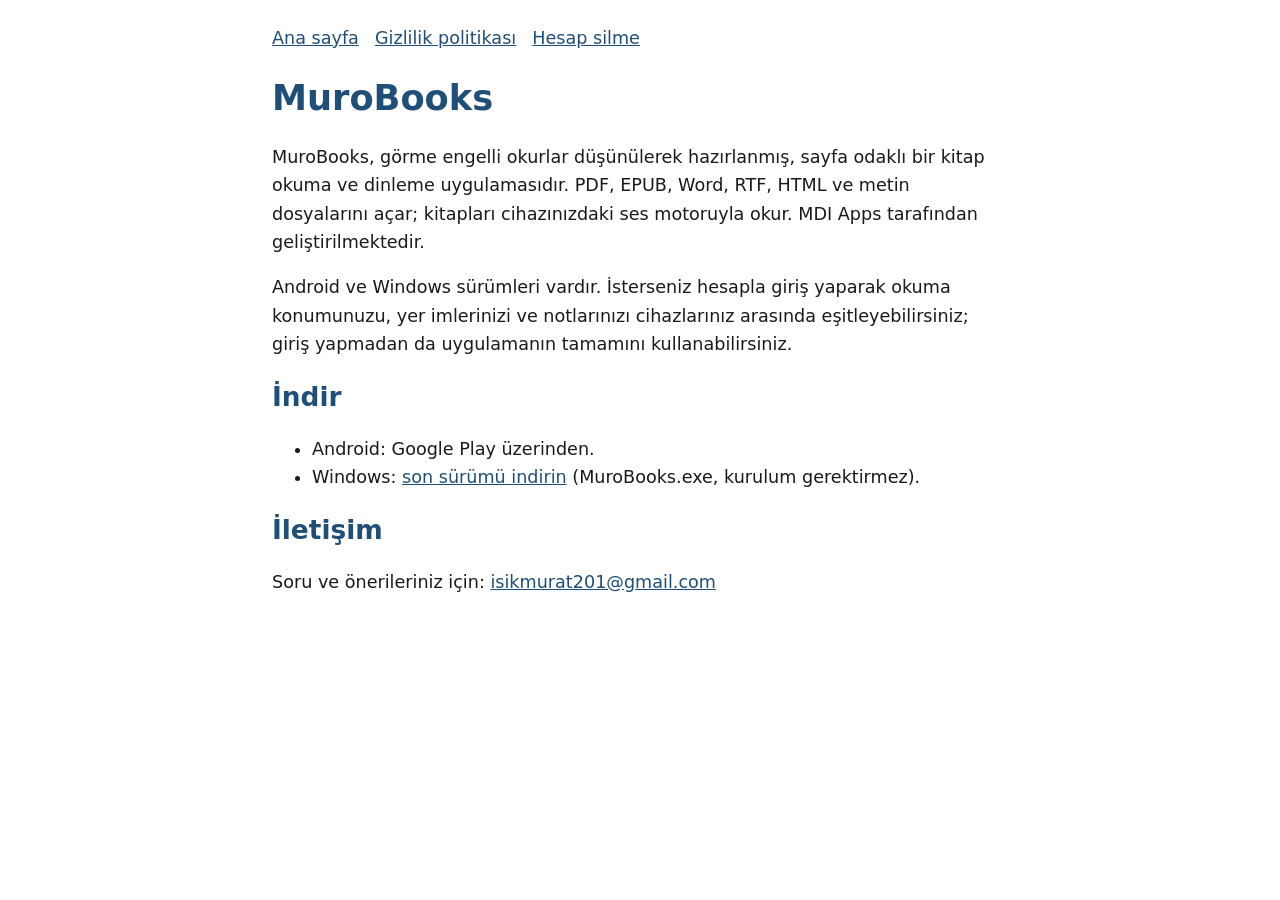
<file: docs/index.html>
<!doctype html>
<html lang="tr"><head><meta charset="utf-8"><meta name="viewport" content="width=device-width,initial-scale=1">
<title>MuroBooks</title><link rel="stylesheet" href="stil.css"></head>
<body>
<nav aria-label="Site"><a href="index.html">Ana sayfa</a><a href="gizlilik.html">Gizlilik politikası</a><a href="hesap-silme.html">Hesap silme</a></nav>
<main>
<h1>MuroBooks</h1>
<p>MuroBooks, görme engelli okurlar düşünülerek hazırlanmış, sayfa odaklı bir kitap okuma ve dinleme uygulamasıdır. PDF, EPUB, Word, RTF, HTML ve metin dosyalarını açar; kitapları cihazınızdaki ses motoruyla okur. MDI Apps tarafından geliştirilmektedir.</p>
<p>Android ve Windows sürümleri vardır. İsterseniz hesapla giriş yaparak okuma konumunuzu, yer imlerinizi ve notlarınızı cihazlarınız arasında eşitleyebilirsiniz; giriş yapmadan da uygulamanın tamamını kullanabilirsiniz.</p>
<h2>İndir</h2>
<ul>
<li>Android: Google Play üzerinden.</li>
<li>Windows: <a href="https://github.com/64-6446/MDIMuroBooks/releases/latest">son sürümü indirin</a> (MuroBooks.exe, kurulum gerektirmez).</li>
</ul>
<h2>İletişim</h2>
<p>Soru ve önerileriniz için: <a href="mailto:isikmurat201@gmail.com">isikmurat201@gmail.com</a></p>
</main></body></html>
</file>
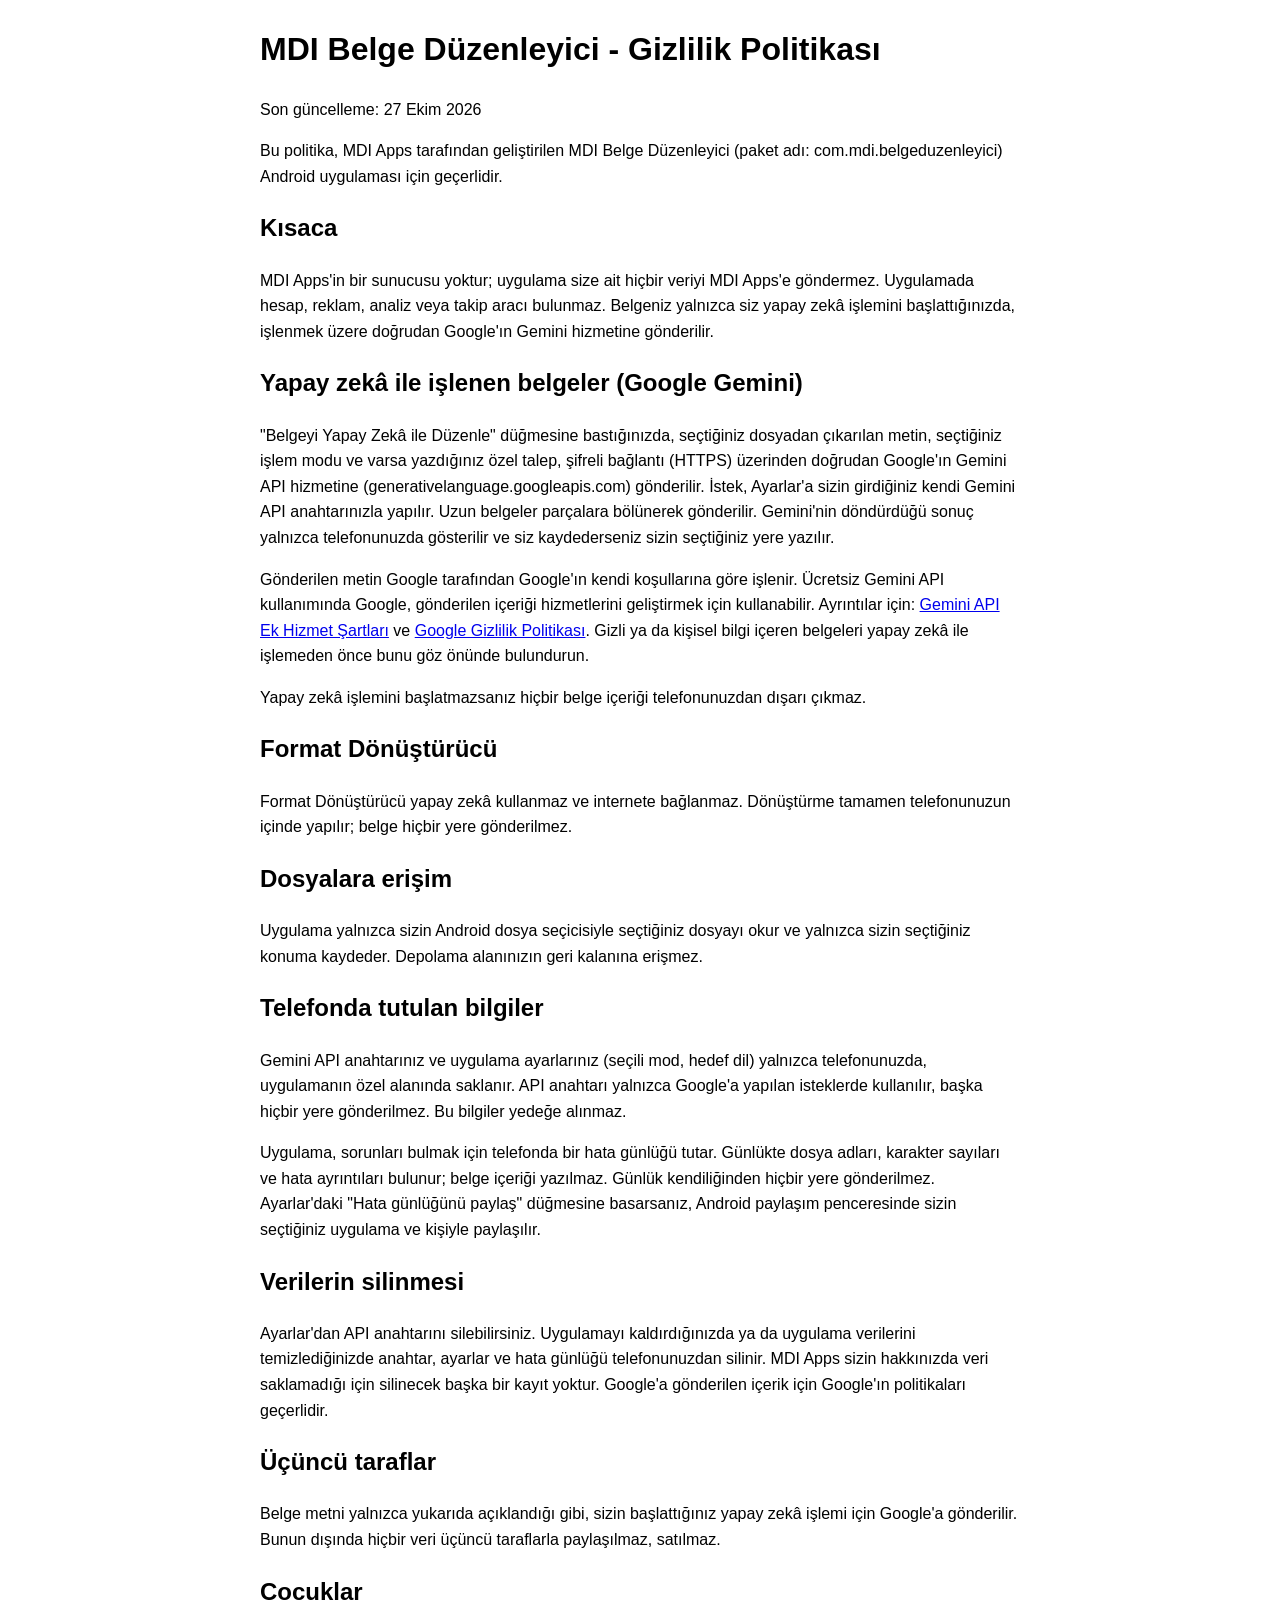
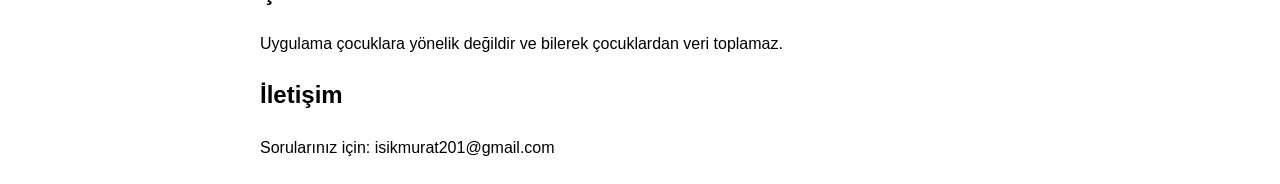
<file: docs/belge-duzenleyici-gizlilik.html>
<!doctype html>
  <html lang="tr"><head><meta charset="utf-8"><meta name="viewport" content="width=device-width, initial-scale=1"><title>MDI Belge Düzenleyici - Gizlilik Politikası</title></head>
  <body style="font-family:sans-serif;max-width:760px;margin:24px auto;padding:0 16px;line-height:1.6">
  <h1>MDI Belge Düzenleyici - Gizlilik Politikası</h1>
  <p>Son güncelleme: 27 Ekim 2026</p>
  <p>Bu politika, MDI Apps tarafından geliştirilen MDI Belge Düzenleyici (paket adı: com.mdi.belgeduzenleyici) Android uygulaması için geçerlidir.</p>
<h2>Kısaca</h2>
<p>MDI Apps'in bir sunucusu yoktur; uygulama size ait hiçbir veriyi MDI Apps'e göndermez. Uygulamada hesap, reklam, analiz veya takip aracı bulunmaz. Belgeniz yalnızca siz yapay zekâ işlemini başlattığınızda, işlenmek üzere doğrudan Google'ın Gemini hizmetine gönderilir.</p>
<h2>Yapay zekâ ile işlenen belgeler (Google Gemini)</h2>
<p>"Belgeyi Yapay Zekâ ile Düzenle" düğmesine bastığınızda, seçtiğiniz dosyadan çıkarılan metin, seçtiğiniz işlem modu ve varsa yazdığınız özel talep, şifreli bağlantı (HTTPS) üzerinden doğrudan Google'ın Gemini API hizmetine (generativelanguage.googleapis.com) gönderilir. İstek, Ayarlar'a sizin girdiğiniz kendi Gemini API anahtarınızla yapılır. Uzun belgeler parçalara bölünerek gönderilir. Gemini'nin döndürdüğü sonuç yalnızca telefonunuzda gösterilir ve siz kaydederseniz sizin seçtiğiniz yere yazılır.</p>
<p>Gönderilen metin Google tarafından Google'ın kendi koşullarına göre işlenir. Ücretsiz Gemini API kullanımında Google, gönderilen içeriği hizmetlerini geliştirmek için kullanabilir. Ayrıntılar için: <a href="https://ai.google.dev/gemini-api/terms">Gemini API Ek Hizmet Şartları</a> ve <a href="https://policies.google.com/privacy">Google Gizlilik Politikası</a>. Gizli ya da kişisel bilgi içeren belgeleri yapay zekâ ile işlemeden önce bunu göz önünde bulundurun.</p>
<p>Yapay zekâ işlemini başlatmazsanız hiçbir belge içeriği telefonunuzdan dışarı çıkmaz.</p>
<h2>Format Dönüştürücü</h2>
<p>Format Dönüştürücü yapay zekâ kullanmaz ve internete bağlanmaz. Dönüştürme tamamen telefonunuzun içinde yapılır; belge hiçbir yere gönderilmez.</p>
<h2>Dosyalara erişim</h2>
<p>Uygulama yalnızca sizin Android dosya seçicisiyle seçtiğiniz dosyayı okur ve yalnızca sizin seçtiğiniz konuma kaydeder. Depolama alanınızın geri kalanına erişmez.</p>
<h2>Telefonda tutulan bilgiler</h2>
<p>Gemini API anahtarınız ve uygulama ayarlarınız (seçili mod, hedef dil) yalnızca telefonunuzda, uygulamanın özel alanında saklanır. API anahtarı yalnızca Google'a yapılan isteklerde kullanılır, başka hiçbir yere gönderilmez. Bu bilgiler yedeğe alınmaz.</p>
<p>Uygulama, sorunları bulmak için telefonda bir hata günlüğü tutar. Günlükte dosya adları, karakter sayıları ve hata ayrıntıları bulunur; belge içeriği yazılmaz. Günlük kendiliğinden hiçbir yere gönderilmez. Ayarlar'daki "Hata günlüğünü paylaş" düğmesine basarsanız, Android paylaşım penceresinde sizin seçtiğiniz uygulama ve kişiyle paylaşılır.</p>
<h2>Verilerin silinmesi</h2>
<p>Ayarlar'dan API anahtarını silebilirsiniz. Uygulamayı kaldırdığınızda ya da uygulama verilerini temizlediğinizde anahtar, ayarlar ve hata günlüğü telefonunuzdan silinir. MDI Apps sizin hakkınızda veri saklamadığı için silinecek başka bir kayıt yoktur. Google'a gönderilen içerik için Google'ın politikaları geçerlidir.</p>
<h2>Üçüncü taraflar</h2>
<p>Belge metni yalnızca yukarıda açıklandığı gibi, sizin başlattığınız yapay zekâ işlemi için Google'a gönderilir. Bunun dışında hiçbir veri üçüncü taraflarla paylaşılmaz, satılmaz.</p>
  <h2>Çocuklar</h2>
  <p>Uygulama çocuklara yönelik değildir ve bilerek çocuklardan veri toplamaz.</p>
  <h2>İletişim</h2>
  <p>Sorularınız için: isikmurat201@gmail.com</p>
  </body></html>
</file>
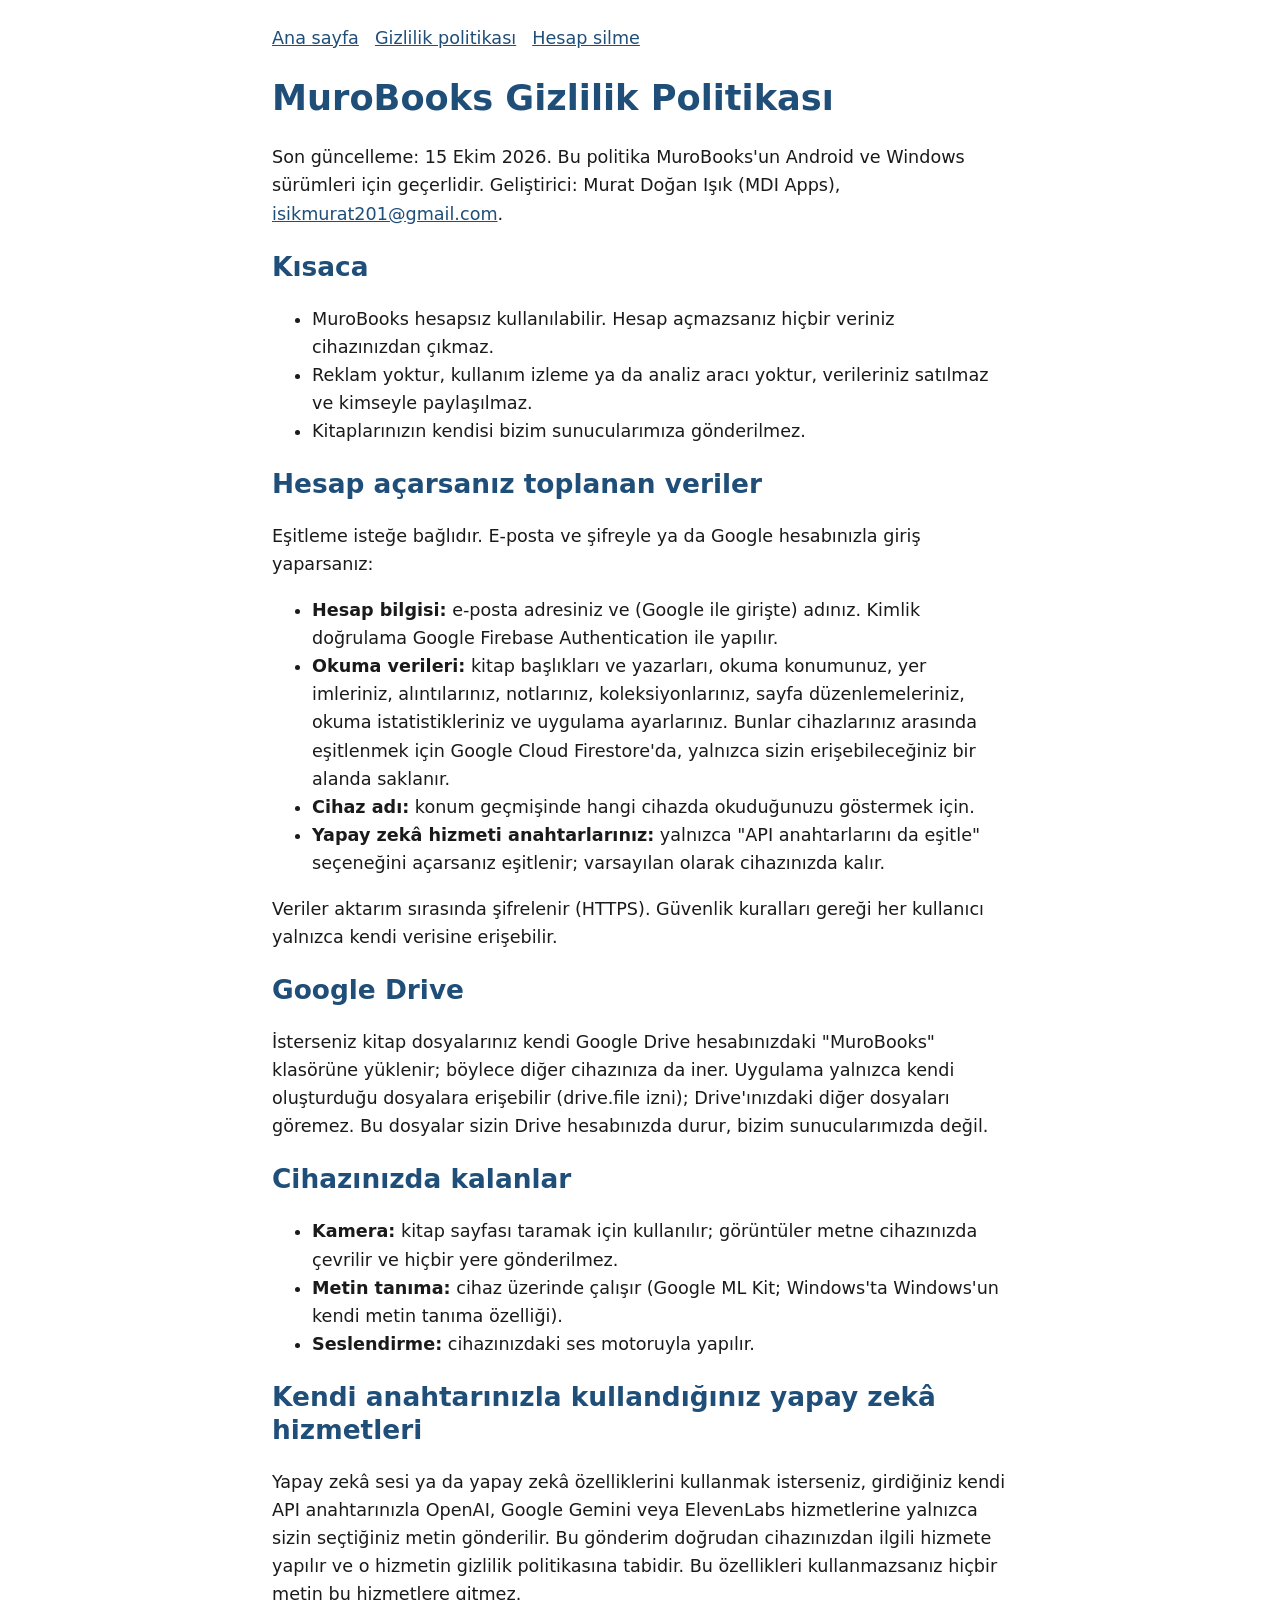
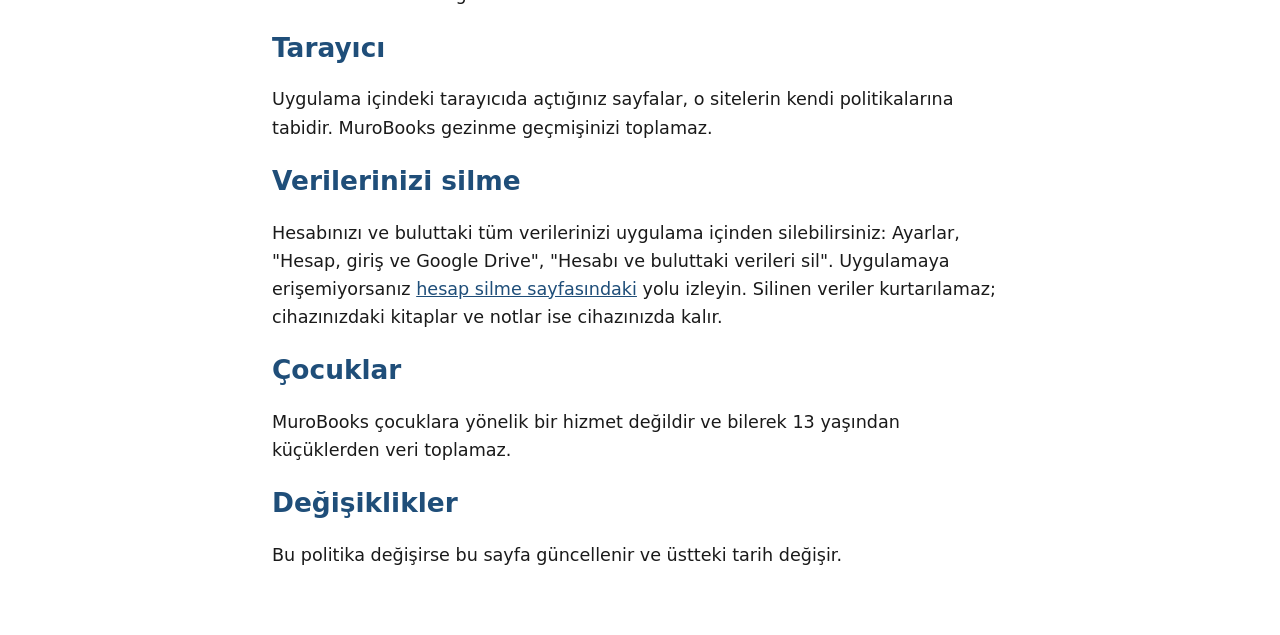
<file: docs/gizlilik.html>
<!doctype html>
<html lang="tr"><head><meta charset="utf-8"><meta name="viewport" content="width=device-width,initial-scale=1">
<title>MuroBooks Gizlilik Politikası</title><link rel="stylesheet" href="stil.css"></head>
<body>
<nav aria-label="Site"><a href="index.html">Ana sayfa</a><a href="gizlilik.html">Gizlilik politikası</a><a href="hesap-silme.html">Hesap silme</a></nav>
<main>
<h1>MuroBooks Gizlilik Politikası</h1>
<p>Son güncelleme: 15 Ekim 2026. Bu politika MuroBooks'un Android ve Windows sürümleri için geçerlidir. Geliştirici: Murat Doğan Işık (MDI Apps), <a href="mailto:isikmurat201@gmail.com">isikmurat201@gmail.com</a>.</p>

<h2>Kısaca</h2>
<ul>
<li>MuroBooks hesapsız kullanılabilir. Hesap açmazsanız hiçbir veriniz cihazınızdan çıkmaz.</li>
<li>Reklam yoktur, kullanım izleme ya da analiz aracı yoktur, verileriniz satılmaz ve kimseyle paylaşılmaz.</li>
<li>Kitaplarınızın kendisi bizim sunucularımıza gönderilmez.</li>
</ul>

<h2>Hesap açarsanız toplanan veriler</h2>
<p>Eşitleme isteğe bağlıdır. E-posta ve şifreyle ya da Google hesabınızla giriş yaparsanız:</p>
<ul>
<li><strong>Hesap bilgisi:</strong> e-posta adresiniz ve (Google ile girişte) adınız. Kimlik doğrulama Google Firebase Authentication ile yapılır.</li>
<li><strong>Okuma verileri:</strong> kitap başlıkları ve yazarları, okuma konumunuz, yer imleriniz, alıntılarınız, notlarınız, koleksiyonlarınız, sayfa düzenlemeleriniz, okuma istatistikleriniz ve uygulama ayarlarınız. Bunlar cihazlarınız arasında eşitlenmek için Google Cloud Firestore'da, yalnızca sizin erişebileceğiniz bir alanda saklanır.</li>
<li><strong>Cihaz adı:</strong> konum geçmişinde hangi cihazda okuduğunuzu göstermek için.</li>
<li><strong>Yapay zekâ hizmeti anahtarlarınız:</strong> yalnızca "API anahtarlarını da eşitle" seçeneğini açarsanız eşitlenir; varsayılan olarak cihazınızda kalır.</li>
</ul>
<p>Veriler aktarım sırasında şifrelenir (HTTPS). Güvenlik kuralları gereği her kullanıcı yalnızca kendi verisine erişebilir.</p>

<h2>Google Drive</h2>
<p>İsterseniz kitap dosyalarınız kendi Google Drive hesabınızdaki "MuroBooks" klasörüne yüklenir; böylece diğer cihazınıza da iner. Uygulama yalnızca kendi oluşturduğu dosyalara erişebilir (drive.file izni); Drive'ınızdaki diğer dosyaları göremez. Bu dosyalar sizin Drive hesabınızda durur, bizim sunucularımızda değil.</p>

<h2>Cihazınızda kalanlar</h2>
<ul>
<li><strong>Kamera:</strong> kitap sayfası taramak için kullanılır; görüntüler metne cihazınızda çevrilir ve hiçbir yere gönderilmez.</li>
<li><strong>Metin tanıma:</strong> cihaz üzerinde çalışır (Google ML Kit; Windows'ta Windows'un kendi metin tanıma özelliği).</li>
<li><strong>Seslendirme:</strong> cihazınızdaki ses motoruyla yapılır.</li>
</ul>

<h2>Kendi anahtarınızla kullandığınız yapay zekâ hizmetleri</h2>
<p>Yapay zekâ sesi ya da yapay zekâ özelliklerini kullanmak isterseniz, girdiğiniz kendi API anahtarınızla OpenAI, Google Gemini veya ElevenLabs hizmetlerine yalnızca sizin seçtiğiniz metin gönderilir. Bu gönderim doğrudan cihazınızdan ilgili hizmete yapılır ve o hizmetin gizlilik politikasına tabidir. Bu özellikleri kullanmazsanız hiçbir metin bu hizmetlere gitmez.</p>

<h2>Tarayıcı</h2>
<p>Uygulama içindeki tarayıcıda açtığınız sayfalar, o sitelerin kendi politikalarına tabidir. MuroBooks gezinme geçmişinizi toplamaz.</p>

<h2>Verilerinizi silme</h2>
<p>Hesabınızı ve buluttaki tüm verilerinizi uygulama içinden silebilirsiniz: Ayarlar, "Hesap, giriş ve Google Drive", "Hesabı ve buluttaki verileri sil". Uygulamaya erişemiyorsanız <a href="hesap-silme.html">hesap silme sayfasındaki</a> yolu izleyin. Silinen veriler kurtarılamaz; cihazınızdaki kitaplar ve notlar ise cihazınızda kalır.</p>

<h2>Çocuklar</h2>
<p>MuroBooks çocuklara yönelik bir hizmet değildir ve bilerek 13 yaşından küçüklerden veri toplamaz.</p>

<h2>Değişiklikler</h2>
<p>Bu politika değişirse bu sayfa güncellenir ve üstteki tarih değişir.</p>
</main></body></html>
</file>
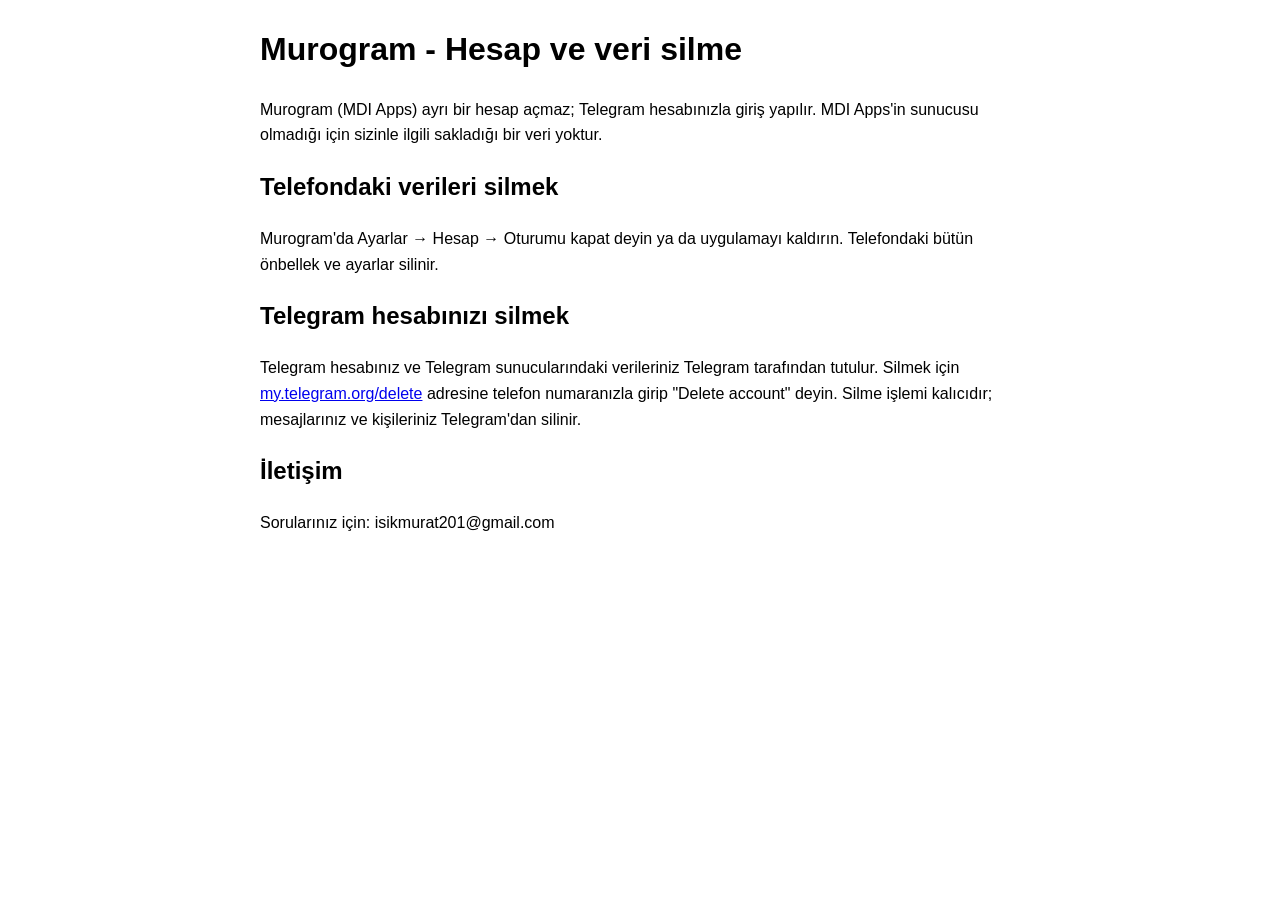
<file: docs/hesap-silme-murogram.html>
<!doctype html>
  <html lang="tr"><head><meta charset="utf-8"><meta name="viewport" content="width=device-width, initial-scale=1"><title>Murogram - Hesap ve veri silme</title></head>
  <body style="font-family:sans-serif;max-width:760px;margin:24px auto;padding:0 16px;line-height:1.6">
  <h1>Murogram - Hesap ve veri silme</h1>
  <p>Murogram (MDI Apps) ayrı bir hesap açmaz; Telegram hesabınızla giriş yapılır. MDI Apps'in sunucusu olmadığı için sizinle ilgili sakladığı bir veri yoktur.</p>
  <h2>Telefondaki verileri silmek</h2>
  <p>Murogram'da Ayarlar → Hesap → Oturumu kapat deyin ya da uygulamayı kaldırın. Telefondaki bütün önbellek ve ayarlar silinir.</p>
  <h2>Telegram hesabınızı silmek</h2>
  <p>Telegram hesabınız ve Telegram sunucularındaki verileriniz Telegram tarafından tutulur. Silmek için <a href="https://my.telegram.org/delete">my.telegram.org/delete</a> adresine telefon numaranızla girip "Delete account" deyin. Silme işlemi kalıcıdır; mesajlarınız ve kişileriniz Telegram'dan silinir.</p>
  <h2>İletişim</h2>
  <p>Sorularınız için: isikmurat201@gmail.com</p>
  </body></html>
</file>
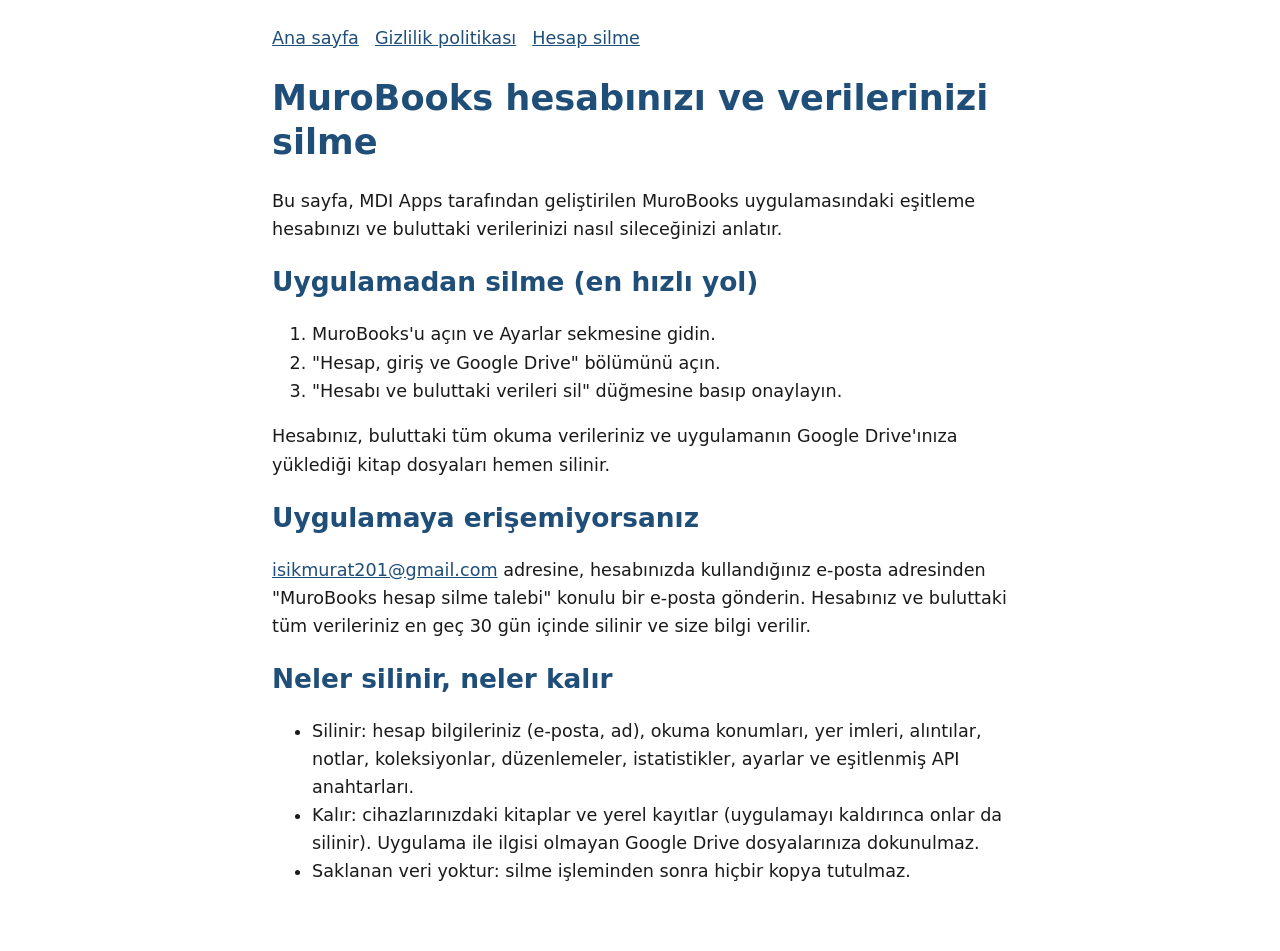
<file: docs/hesap-silme.html>
<!doctype html>
<html lang="tr"><head><meta charset="utf-8"><meta name="viewport" content="width=device-width,initial-scale=1">
<title>MuroBooks Hesap Silme</title><link rel="stylesheet" href="stil.css"></head>
<body>
<nav aria-label="Site"><a href="index.html">Ana sayfa</a><a href="gizlilik.html">Gizlilik politikası</a><a href="hesap-silme.html">Hesap silme</a></nav>
<main>
<h1>MuroBooks hesabınızı ve verilerinizi silme</h1>
<p>Bu sayfa, MDI Apps tarafından geliştirilen MuroBooks uygulamasındaki eşitleme hesabınızı ve buluttaki verilerinizi nasıl sileceğinizi anlatır.</p>
<h2>Uygulamadan silme (en hızlı yol)</h2>
<ol>
<li>MuroBooks'u açın ve Ayarlar sekmesine gidin.</li>
<li>"Hesap, giriş ve Google Drive" bölümünü açın.</li>
<li>"Hesabı ve buluttaki verileri sil" düğmesine basıp onaylayın.</li>
</ol>
<p>Hesabınız, buluttaki tüm okuma verileriniz ve uygulamanın Google Drive'ınıza yüklediği kitap dosyaları hemen silinir.</p>
<h2>Uygulamaya erişemiyorsanız</h2>
<p><a href="mailto:isikmurat201@gmail.com?subject=MuroBooks%20hesap%20silme%20talebi">isikmurat201@gmail.com</a> adresine, hesabınızda kullandığınız e-posta adresinden "MuroBooks hesap silme talebi" konulu bir e-posta gönderin. Hesabınız ve buluttaki tüm verileriniz en geç 30 gün içinde silinir ve size bilgi verilir.</p>
<h2>Neler silinir, neler kalır</h2>
<ul>
<li>Silinir: hesap bilgileriniz (e-posta, ad), okuma konumları, yer imleri, alıntılar, notlar, koleksiyonlar, düzenlemeler, istatistikler, ayarlar ve eşitlenmiş API anahtarları.</li>
<li>Kalır: cihazlarınızdaki kitaplar ve yerel kayıtlar (uygulamayı kaldırınca onlar da silinir). Uygulama ile ilgisi olmayan Google Drive dosyalarınıza dokunulmaz.</li>
<li>Saklanan veri yoktur: silme işleminden sonra hiçbir kopya tutulmaz.</li>
</ul>
</main></body></html>
</file>
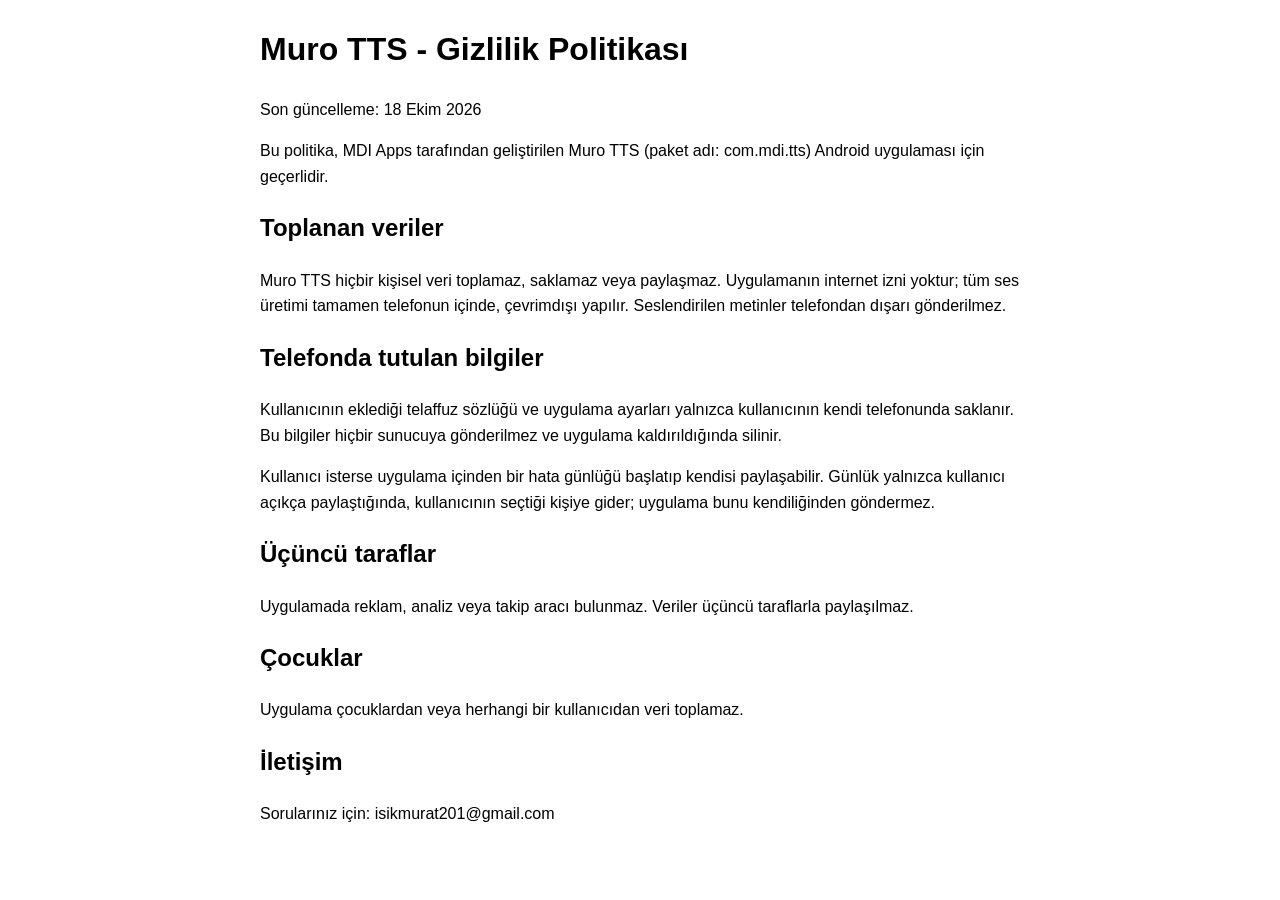
<file: docs/muro-tts-gizlilik.html>
<!doctype html>
  <html lang="tr"><head><meta charset="utf-8"><meta name="viewport" content="width=device-width, initial-scale=1"><title>Muro TTS - Gizlilik Politikası</title></head>
  <body style="font-family:sans-serif;max-width:760px;margin:24px auto;padding:0 16px;line-height:1.6">
  <h1>Muro TTS - Gizlilik Politikası</h1>
  <p>Son güncelleme: 18 Ekim 2026</p>
  <p>Bu politika, MDI Apps tarafından geliştirilen Muro TTS (paket adı: com.mdi.tts) Android uygulaması için geçerlidir.</p>
<h2>Toplanan veriler</h2>
<p>Muro TTS hiçbir kişisel veri toplamaz, saklamaz veya paylaşmaz. Uygulamanın internet izni yoktur; tüm ses üretimi tamamen telefonun içinde, çevrimdışı yapılır. Seslendirilen metinler telefondan dışarı gönderilmez.</p>
  <h2>Telefonda tutulan bilgiler</h2>
<p>Kullanıcının eklediği telaffuz sözlüğü ve uygulama ayarları yalnızca kullanıcının kendi telefonunda saklanır. Bu bilgiler hiçbir sunucuya gönderilmez ve uygulama kaldırıldığında silinir.</p>
  <p>Kullanıcı isterse uygulama içinden bir hata günlüğü başlatıp kendisi paylaşabilir. Günlük yalnızca kullanıcı açıkça paylaştığında, kullanıcının seçtiği kişiye gider; uygulama bunu kendiliğinden göndermez.</p>
<h2>Üçüncü taraflar</h2>
<p>Uygulamada reklam, analiz veya takip aracı bulunmaz. Veriler üçüncü taraflarla paylaşılmaz.</p>
  <h2>Çocuklar</h2>
  <p>Uygulama çocuklardan veya herhangi bir kullanıcıdan veri toplamaz.</p>
  <h2>İletişim</h2>
  <p>Sorularınız için: isikmurat201@gmail.com</p>
  </body></html>
</file>
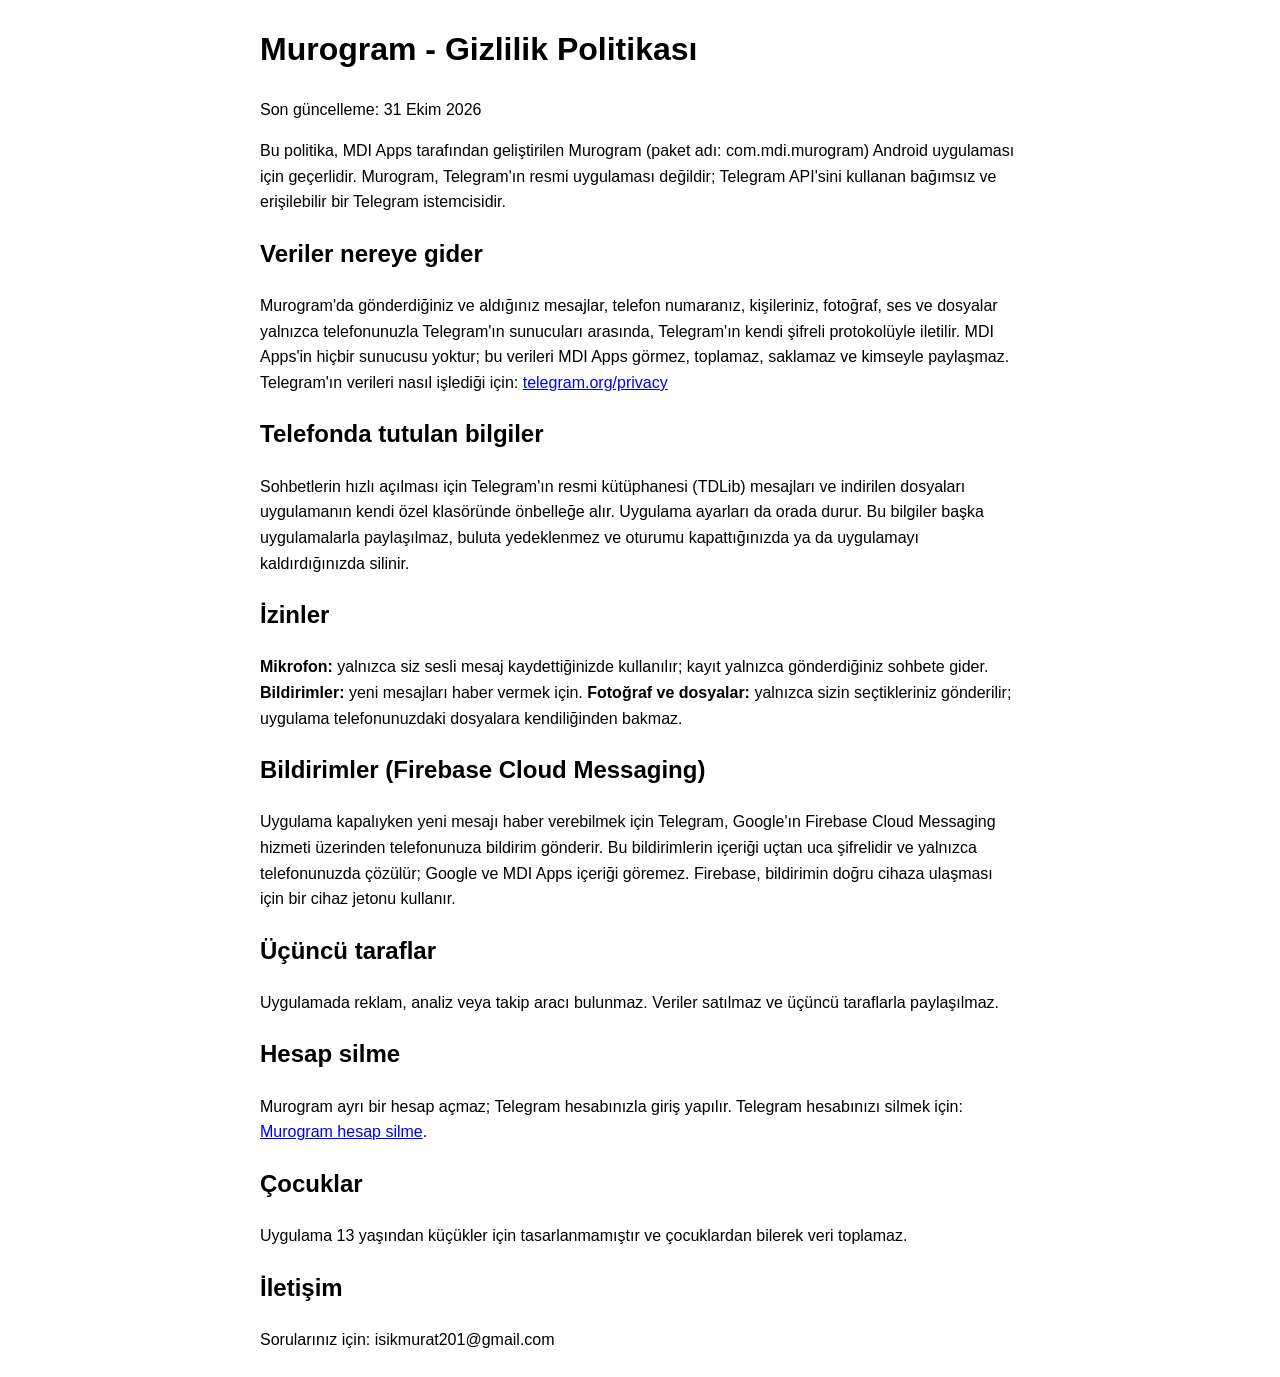
<file: docs/murogram-gizlilik.html>
<!doctype html>
  <html lang="tr"><head><meta charset="utf-8"><meta name="viewport" content="width=device-width, initial-scale=1"><title>Murogram - Gizlilik Politikası</title></head>
  <body style="font-family:sans-serif;max-width:760px;margin:24px auto;padding:0 16px;line-height:1.6">
  <h1>Murogram - Gizlilik Politikası</h1>
  <p>Son güncelleme: 31 Ekim 2026</p>
  <p>Bu politika, MDI Apps tarafından geliştirilen Murogram (paket adı: com.mdi.murogram) Android uygulaması için geçerlidir. Murogram, Telegram'ın resmi uygulaması değildir; Telegram API'sini kullanan bağımsız ve erişilebilir bir Telegram istemcisidir.</p>
<h2>Veriler nereye gider</h2>
<p>Murogram'da gönderdiğiniz ve aldığınız mesajlar, telefon numaranız, kişileriniz, fotoğraf, ses ve dosyalar yalnızca telefonunuzla Telegram'ın sunucuları arasında, Telegram'ın kendi şifreli protokolüyle iletilir. MDI Apps'in hiçbir sunucusu yoktur; bu verileri MDI Apps görmez, toplamaz, saklamaz ve kimseyle paylaşmaz. Telegram'ın verileri nasıl işlediği için: <a href="https://telegram.org/privacy">telegram.org/privacy</a></p>
<h2>Telefonda tutulan bilgiler</h2>
<p>Sohbetlerin hızlı açılması için Telegram'ın resmi kütüphanesi (TDLib) mesajları ve indirilen dosyaları uygulamanın kendi özel klasöründe önbelleğe alır. Uygulama ayarları da orada durur. Bu bilgiler başka uygulamalarla paylaşılmaz, buluta yedeklenmez ve oturumu kapattığınızda ya da uygulamayı kaldırdığınızda silinir.</p>
<h2>İzinler</h2>
<p><b>Mikrofon:</b> yalnızca siz sesli mesaj kaydettiğinizde kullanılır; kayıt yalnızca gönderdiğiniz sohbete gider. <b>Bildirimler:</b> yeni mesajları haber vermek için. <b>Fotoğraf ve dosyalar:</b> yalnızca sizin seçtikleriniz gönderilir; uygulama telefonunuzdaki dosyalara kendiliğinden bakmaz.</p>
<h2>Bildirimler (Firebase Cloud Messaging)</h2>
<p>Uygulama kapalıyken yeni mesajı haber verebilmek için Telegram, Google'ın Firebase Cloud Messaging hizmeti üzerinden telefonunuza bildirim gönderir. Bu bildirimlerin içeriği uçtan uca şifrelidir ve yalnızca telefonunuzda çözülür; Google ve MDI Apps içeriği göremez. Firebase, bildirimin doğru cihaza ulaşması için bir cihaz jetonu kullanır.</p>
<h2>Üçüncü taraflar</h2>
<p>Uygulamada reklam, analiz veya takip aracı bulunmaz. Veriler satılmaz ve üçüncü taraflarla paylaşılmaz.</p>
<h2>Hesap silme</h2>
<p>Murogram ayrı bir hesap açmaz; Telegram hesabınızla giriş yapılır. Telegram hesabınızı silmek için: <a href="hesap-silme-murogram.html">Murogram hesap silme</a>.</p>
  <h2>Çocuklar</h2>
  <p>Uygulama 13 yaşından küçükler için tasarlanmamıştır ve çocuklardan bilerek veri toplamaz.</p>
  <h2>İletişim</h2>
  <p>Sorularınız için: isikmurat201@gmail.com</p>
  </body></html>
</file>
<file: docs/stil.css>
:root{--zemin:#ffffff;--yazi:#1a1a1a;--vurgu:#1F4E79;--ikincil:#E0A100}
@media (prefers-color-scheme:dark){:root{--zemin:#121417;--yazi:#eceff3;--vurgu:#8cb8e6}}
body{background:var(--zemin);color:var(--yazi);font-family:system-ui,"Segoe UI",Roboto,sans-serif;font-size:1.1rem;line-height:1.6;max-width:46rem;margin:0 auto;padding:1.5rem 1rem 3rem}
h1,h2{color:var(--vurgu);line-height:1.25}a{color:var(--vurgu)}
nav a{margin-right:1rem}
</file>
